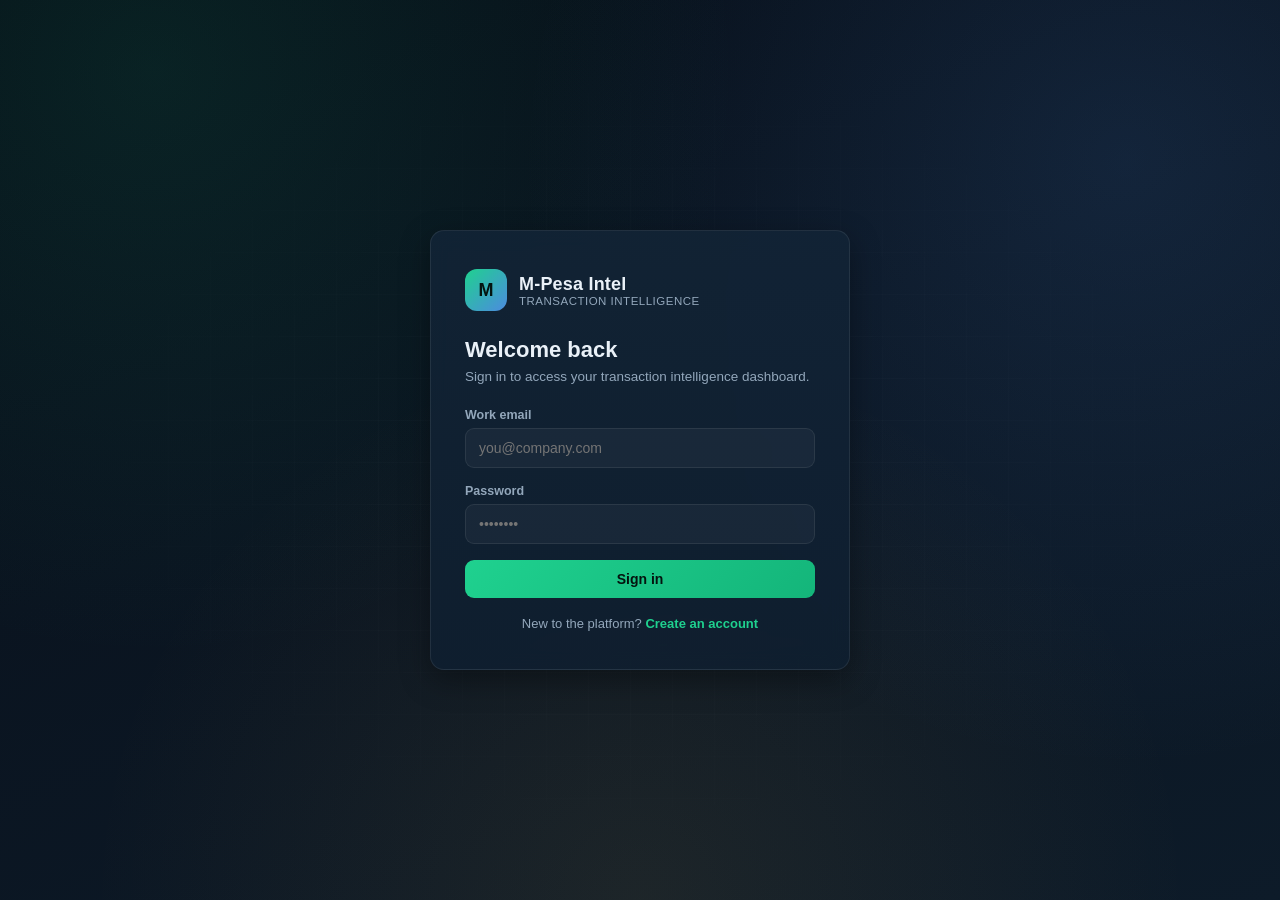
<file: frontend/index.html>
<!DOCTYPE html>
<html lang="en">
<head>
<meta charset="UTF-8" />
<meta name="viewport" content="width=device-width, initial-scale=1.0" />
<title>Sign in — M-Pesa Intelligence System</title>
<link rel="stylesheet" href="css/style.css" />
</head>
<body>

<div class="auth-shell">
  <div class="auth-card">
    <div class="brand">
      <div class="brand-mark">M</div>
      <div>
        <div class="brand-name">M-Pesa Intel</div>
        <div class="brand-sub">Transaction Intelligence</div>
      </div>
    </div>

    <div id="login-view">
      <h1>Welcome back</h1>
      <p class="lead">Sign in to access your transaction intelligence dashboard.</p>
      <div class="error-banner" id="login-error"></div>
      <form id="login-form">
        <div class="field">
          <label>Work email</label>
          <input type="email" id="login-email" placeholder="you@company.com" required />
        </div>
        <div class="field">
          <label>Password</label>
          <input type="password" id="login-password" placeholder="••••••••" required />
        </div>
        <button class="btn btn-primary" type="submit" id="login-btn">Sign in</button>
      </form>
      <p class="switch-link">New to the platform? <a href="#" id="show-register">Create an account</a></p>
    </div>

    <div id="register-view" style="display:none;">
      <h1>Create your account</h1>
      <p class="lead">Set up secure access for your finance team.</p>
      <div class="error-banner" id="register-error"></div>
      <form id="register-form">
        <div class="field">
          <label>Full name</label>
          <input type="text" id="reg-name" placeholder="Jane Wanjiku" required />
        </div>
        <div class="field">
          <label>Company</label>
          <input type="text" id="reg-company" placeholder="Your finance company" />
        </div>
        <div class="field">
          <label>Work email</label>
          <input type="email" id="reg-email" placeholder="you@company.com" required />
        </div>
        <div class="field">
          <label>Password</label>
          <input type="password" id="reg-password" placeholder="At least 6 characters" required minlength="6" />
        </div>
        <button class="btn btn-primary" type="submit" id="register-btn">Create account</button>
      </form>
      <p class="switch-link">Already have access? <a href="#" id="show-login">Sign in</a></p>
    </div>
  </div>
</div>

<script src="js/config.js"></script>
<script src="js/api.js"></script>
<script src="js/auth.js"></script>
</body>
</html>
</file>
<file: frontend/css/style.css>
:root{
  --bg-deep:#0a1420;
  --bg-panel:#0f1f30;
  --bg-panel-2:#122436;
  --accent:#1fd18f;
  --accent-2:#e8b84b;
  --accent-blue:#4c8be0;
  --danger:#e2574c;
  --text-main:#eaf1f8;
  --text-dim:#93a7bb;
  --border:rgba(255,255,255,0.08);
  --radius:14px;
  --shadow:0 10px 30px rgba(0,0,0,0.35);
  --font: 'Inter', 'Segoe UI', Roboto, -apple-system, BlinkMacSystemFont, sans-serif;
}

*{box-sizing:border-box; margin:0; padding:0;}

html,body{height:100%;}

body{
  font-family:var(--font);
  color:var(--text-main);
  min-height:100vh;
  background:
    radial-gradient(circle at 12% 8%, rgba(31,209,143,0.10), transparent 42%),
    radial-gradient(circle at 88% 18%, rgba(76,139,224,0.14), transparent 45%),
    radial-gradient(circle at 50% 100%, rgba(232,184,75,0.08), transparent 50%),
    linear-gradient(160deg, #060d16 0%, #0a1420 45%, #0d1b29 100%);
  background-attachment:fixed;
  position:relative;
}

body::before{
  content:"";
  position:fixed; inset:0;
  background-image:
    linear-gradient(rgba(255,255,255,0.025) 1px, transparent 1px),
    linear-gradient(90deg, rgba(255,255,255,0.025) 1px, transparent 1px);
  background-size:42px 42px;
  pointer-events:none;
  z-index:0;
  mask-image: radial-gradient(ellipse at center, black 0%, transparent 75%);
}

a{color:inherit; text-decoration:none;}
ul{list-style:none;}
img{max-width:100%; display:block;}

/* ---------- Auth screen ---------- */
.auth-shell{
  min-height:100vh; display:flex; align-items:center; justify-content:center;
  padding:24px; position:relative; z-index:1;
}
.auth-card{
  width:100%; max-width:420px;
  background:linear-gradient(180deg, rgba(18,36,54,0.9), rgba(15,31,48,0.9));
  border:1px solid var(--border);
  border-radius:var(--radius);
  box-shadow:var(--shadow);
  padding:38px 34px;
  backdrop-filter: blur(10px);
}
.brand{display:flex; align-items:center; gap:12px; margin-bottom:26px;}
.brand-mark{
  width:42px; height:42px; border-radius:12px;
  background:linear-gradient(135deg, var(--accent), var(--accent-blue));
  display:flex; align-items:center; justify-content:center;
  font-weight:800; color:#04140f; font-size:18px;
}
.brand-name{font-weight:700; font-size:18px; letter-spacing:0.2px;}
.brand-sub{font-size:11.5px; color:var(--text-dim); letter-spacing:0.5px; text-transform:uppercase;}

.auth-card h1{font-size:22px; margin-bottom:6px;}
.auth-card p.lead{color:var(--text-dim); font-size:13.5px; margin-bottom:24px;}

.field{margin-bottom:16px;}
.field label{display:block; font-size:12.5px; color:var(--text-dim); margin-bottom:6px; font-weight:600;}
.field input, .field select, .field textarea{
  width:100%; padding:11px 13px; border-radius:9px;
  background:rgba(255,255,255,0.04); border:1px solid var(--border);
  color:var(--text-main); font-size:14px; font-family:var(--font);
  transition:border-color .15s, background .15s;
}
.field input:focus, .field select:focus, .field textarea:focus{
  outline:none; border-color:var(--accent); background:rgba(31,209,143,0.06);
}
.field textarea{resize:vertical; min-height:100px;}

.btn{
  display:inline-flex; align-items:center; justify-content:center; gap:8px;
  padding:11px 18px; border-radius:9px; border:none; cursor:pointer;
  font-weight:700; font-size:14px; font-family:var(--font);
  transition:transform .12s ease, box-shadow .15s ease, opacity .15s;
}
.btn:active{transform:scale(0.98);}
.btn-primary{background:linear-gradient(135deg, var(--accent), #14b57a); color:#04140f; width:100%;}
.btn-primary:hover{box-shadow:0 6px 22px rgba(31,209,143,0.35);}
.btn-secondary{background:rgba(255,255,255,0.06); color:var(--text-main); border:1px solid var(--border);}
.btn-danger{background:rgba(226,87,76,0.15); color:#ff9b92; border:1px solid rgba(226,87,76,0.35);}
.btn-sm{padding:7px 12px; font-size:12.5px;}
.btn[disabled]{opacity:0.55; cursor:not-allowed;}

.switch-link{margin-top:18px; text-align:center; font-size:13px; color:var(--text-dim);}
.switch-link a{color:var(--accent); font-weight:600;}

.error-banner{
  background:rgba(226,87,76,0.12); border:1px solid rgba(226,87,76,0.35);
  color:#ff9b92; padding:10px 12px; border-radius:8px; font-size:13px; margin-bottom:16px; display:none;
}
.error-banner.show{display:block;}
.success-banner{
  background:rgba(31,209,143,0.1); border:1px solid rgba(31,209,143,0.35);
  color:#7cf0c4; padding:10px 12px; border-radius:8px; font-size:13px; margin-bottom:16px; display:none;
}
.success-banner.show{display:block;}

/* ---------- App shell ---------- */
.app-shell{display:flex; min-height:100vh; position:relative; z-index:1;}

.sidebar{
  width:250px; flex-shrink:0;
  background:linear-gradient(180deg, rgba(10,20,32,0.92), rgba(8,16,26,0.96));
  border-right:1px solid var(--border);
  padding:22px 16px; display:flex; flex-direction:column;
  position:sticky; top:0; height:100vh;
}
.sidebar .brand{padding:0 6px 22px; border-bottom:1px solid var(--border); margin-bottom:18px;}
.nav-section-label{font-size:10.5px; text-transform:uppercase; letter-spacing:1px; color:var(--text-dim); padding:14px 10px 6px;}
.nav-link{
  display:flex; align-items:center; gap:11px; padding:10px 12px; border-radius:9px;
  color:var(--text-dim); font-size:13.5px; font-weight:600; margin-bottom:2px;
  transition:background .15s, color .15s;
}
.nav-link .ic{width:18px; text-align:center; font-size:15px;}
.nav-link:hover{background:rgba(255,255,255,0.05); color:var(--text-main);}
.nav-link.active{background:rgba(31,209,143,0.12); color:var(--accent);}

.sidebar-footer{margin-top:auto; padding-top:14px; border-top:1px solid var(--border);}
.user-chip{display:flex; align-items:center; gap:10px; padding:8px 6px;}
.user-avatar{
  width:34px; height:34px; border-radius:50%; background:linear-gradient(135deg, var(--accent-2), var(--accent-blue));
  display:flex; align-items:center; justify-content:center; font-weight:800; color:#0a1420; font-size:13px; flex-shrink:0;
}
.user-name{font-size:13px; font-weight:700;}
.user-role{font-size:11px; color:var(--text-dim); text-transform:capitalize;}

.main{flex:1; min-width:0; padding:26px 32px 60px; overflow-x:hidden;}

.topbar{display:flex; align-items:center; justify-content:space-between; margin-bottom:24px; flex-wrap:wrap; gap:12px;}
.page-title{font-size:23px; font-weight:800;}
.page-sub{color:var(--text-dim); font-size:13.5px; margin-top:3px;}

/* ---------- Cards / grid ---------- */
.grid{display:grid; gap:18px;}
.grid-4{grid-template-columns:repeat(4,1fr);}
.grid-3{grid-template-columns:repeat(3,1fr);}
.grid-2{grid-template-columns:repeat(2,1fr);}
@media(max-width:1100px){.grid-4{grid-template-columns:repeat(2,1fr);} .grid-3{grid-template-columns:repeat(2,1fr);}}
@media(max-width:720px){.grid-4,.grid-3,.grid-2{grid-template-columns:1fr;} .sidebar{display:none;} .main{padding:18px;}}

.card{
  background:linear-gradient(180deg, rgba(255,255,255,0.035), rgba(255,255,255,0.015));
  border:1px solid var(--border); border-radius:var(--radius); padding:20px;
  box-shadow:var(--shadow);
}
.card h3{font-size:14px; font-weight:700; margin-bottom:14px; display:flex; align-items:center; justify-content:space-between;}
.card h3 .tag{font-size:10.5px; color:var(--text-dim); font-weight:600;}

.stat-card{padding:18px 20px;}
.stat-label{font-size:12px; color:var(--text-dim); font-weight:600; text-transform:uppercase; letter-spacing:0.4px;}
.stat-value{font-size:26px; font-weight:800; margin-top:8px;}
.stat-delta{font-size:12px; margin-top:6px; font-weight:600;}
.stat-delta.up{color:var(--accent);}
.stat-delta.down{color:var(--danger);}
.stat-icon{
  width:38px; height:38px; border-radius:10px; display:flex; align-items:center; justify-content:center;
  font-size:16px; margin-bottom:12px;
}

/* ---------- Tables ---------- */
.table-wrap{overflow-x:auto; border-radius:12px; border:1px solid var(--border);}
table{width:100%; border-collapse:collapse; font-size:13px;}
thead th{
  text-align:left; padding:12px 14px; background:rgba(255,255,255,0.03);
  color:var(--text-dim); font-weight:700; font-size:11.5px; text-transform:uppercase; letter-spacing:0.4px;
  white-space:nowrap; border-bottom:1px solid var(--border);
}
tbody td{padding:12px 14px; border-bottom:1px solid rgba(255,255,255,0.045); white-space:nowrap;}
tbody tr:hover{background:rgba(255,255,255,0.03);}
tbody tr:last-child td{border-bottom:none;}

.badge{
  display:inline-flex; align-items:center; padding:4px 10px; border-radius:999px;
  font-size:11.5px; font-weight:700;
}
.badge-green{background:rgba(31,209,143,0.14); color:var(--accent);}
.badge-blue{background:rgba(76,139,224,0.16); color:#8fb4ee;}
.badge-gold{background:rgba(232,184,75,0.16); color:var(--accent-2);}
.badge-red{background:rgba(226,87,76,0.16); color:#ff9b92;}
.badge-grey{background:rgba(255,255,255,0.08); color:var(--text-dim);}

/* ---------- Forms / toolbar ---------- */
.toolbar{display:flex; gap:10px; flex-wrap:wrap; align-items:center; margin-bottom:18px;}
.toolbar input, .toolbar select{
  padding:9px 12px; border-radius:8px; background:rgba(255,255,255,0.04);
  border:1px solid var(--border); color:var(--text-main); font-size:13px; font-family:var(--font);
}
.pagination{display:flex; align-items:center; gap:10px; margin-top:16px; justify-content:flex-end; font-size:13px; color:var(--text-dim);}

/* ---------- Upload dropzone ---------- */
.dropzone{
  border:2px dashed var(--border); border-radius:var(--radius); padding:44px 24px;
  text-align:center; cursor:pointer; transition:border-color .15s, background .15s;
}
.dropzone:hover, .dropzone.dragover{border-color:var(--accent); background:rgba(31,209,143,0.05);}
.dropzone .dz-icon{font-size:34px; margin-bottom:12px;}
.dropzone .dz-title{font-weight:700; margin-bottom:4px;}
.dropzone .dz-sub{color:var(--text-dim); font-size:12.5px;}

.file-chip{
  display:flex; align-items:center; justify-content:space-between; gap:10px;
  background:rgba(255,255,255,0.04); border:1px solid var(--border); border-radius:9px;
  padding:10px 14px; margin-top:10px; font-size:13px;
}

.progress-bar{height:6px; border-radius:999px; background:rgba(255,255,255,0.08); overflow:hidden; margin-top:10px;}
.progress-bar > div{height:100%; background:linear-gradient(90deg, var(--accent), var(--accent-blue)); width:0%; transition:width .2s;}

/* ---------- Misc ---------- */
.section{margin-bottom:26px;}
.muted{color:var(--text-dim);}
.chart-box{position:relative; height:280px;}
.chart-box.small{height:220px;}
.flex-between{display:flex; align-items:center; justify-content:space-between;}
.spinner{
  width:22px; height:22px; border-radius:50%; border:3px solid rgba(255,255,255,0.15);
  border-top-color:var(--accent); animation:spin .8s linear infinite; margin:0 auto;
}
@keyframes spin{to{transform:rotate(360deg);}}
.empty-state{text-align:center; padding:40px 20px; color:var(--text-dim); font-size:13.5px;}

.about-hero{
  border-radius:var(--radius); padding:38px 32px; margin-bottom:26px;
  background:linear-gradient(135deg, rgba(31,209,143,0.12), rgba(76,139,224,0.10));
  border:1px solid var(--border);
}
.about-hero h1{font-size:28px; margin-bottom:10px;}
.about-hero p{color:var(--text-dim); max-width:720px; line-height:1.6;}

.feature-item{display:flex; gap:14px; padding:16px 0; border-bottom:1px solid rgba(255,255,255,0.05);}
.feature-item:last-child{border-bottom:none;}
.feature-item .num{
  width:32px; height:32px; border-radius:8px; background:rgba(31,209,143,0.14); color:var(--accent);
  display:flex; align-items:center; justify-content:center; font-weight:800; font-size:13px; flex-shrink:0;
}
</file>
